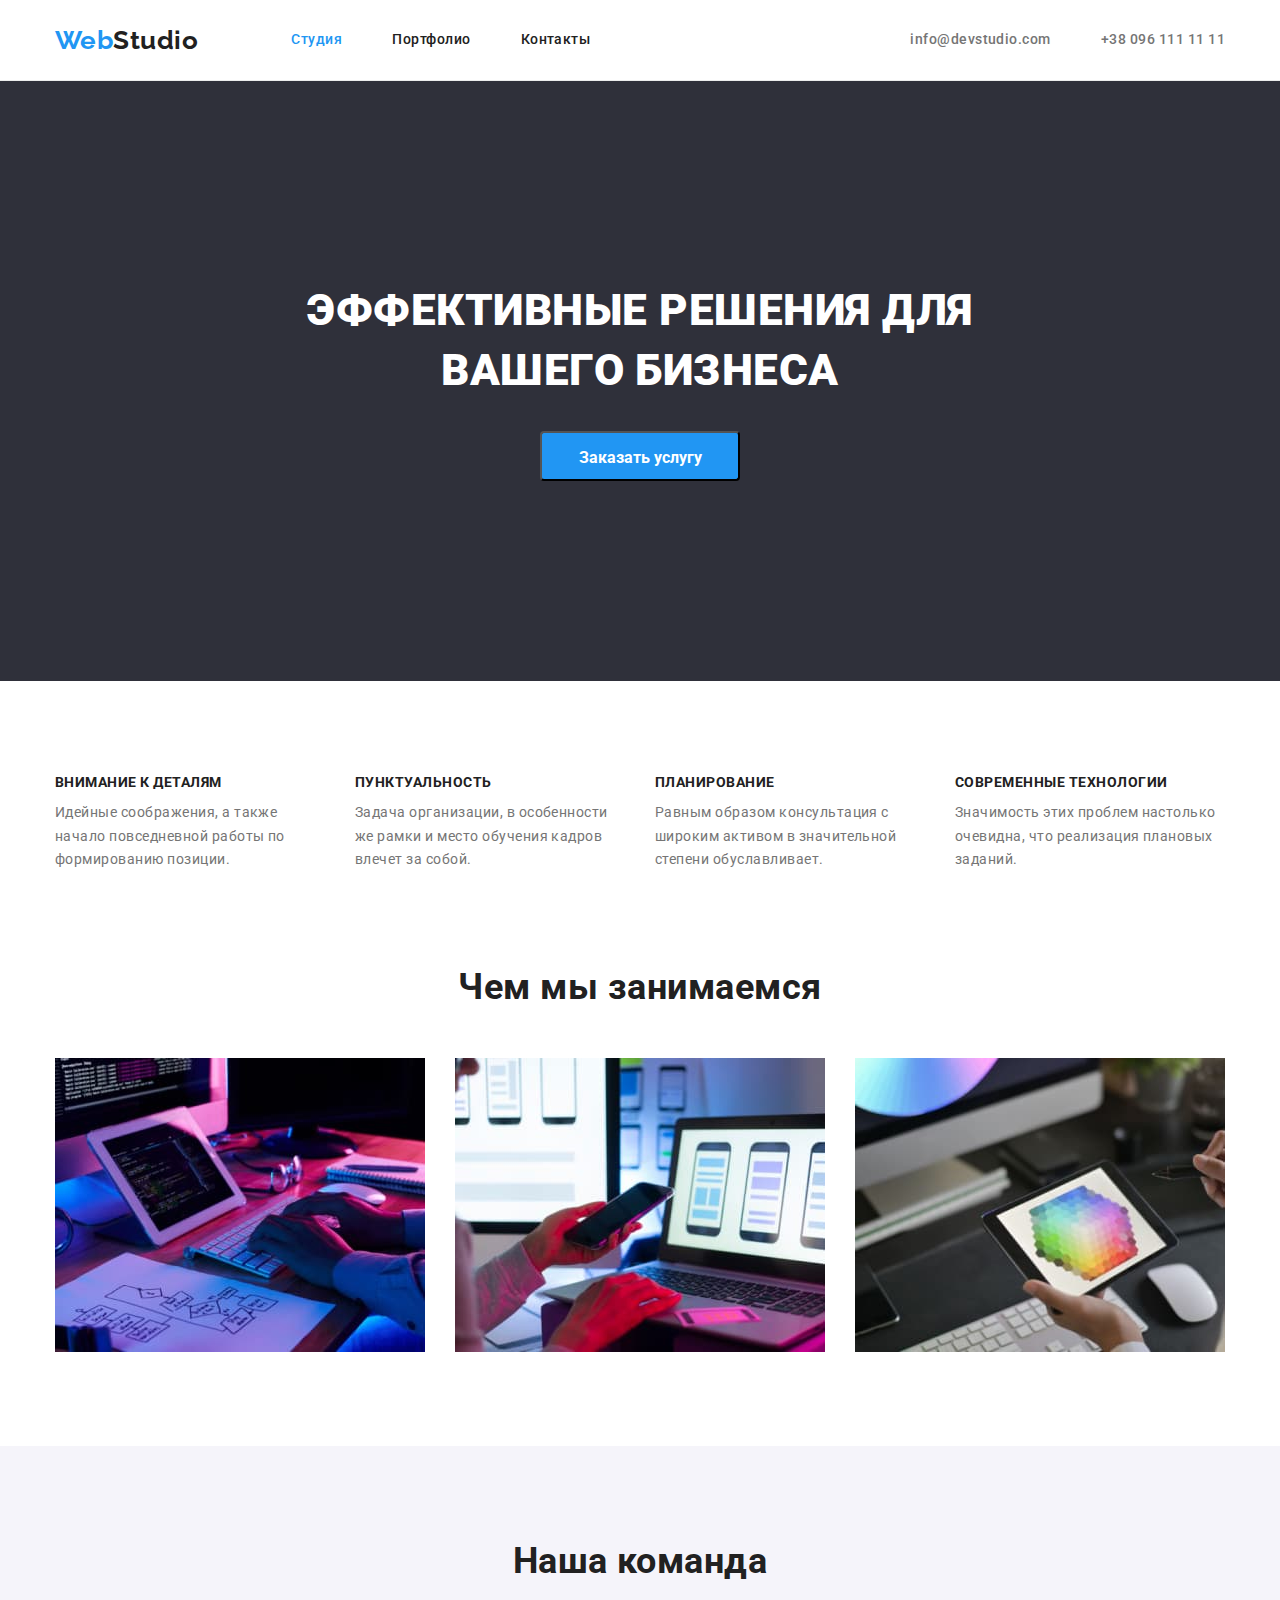
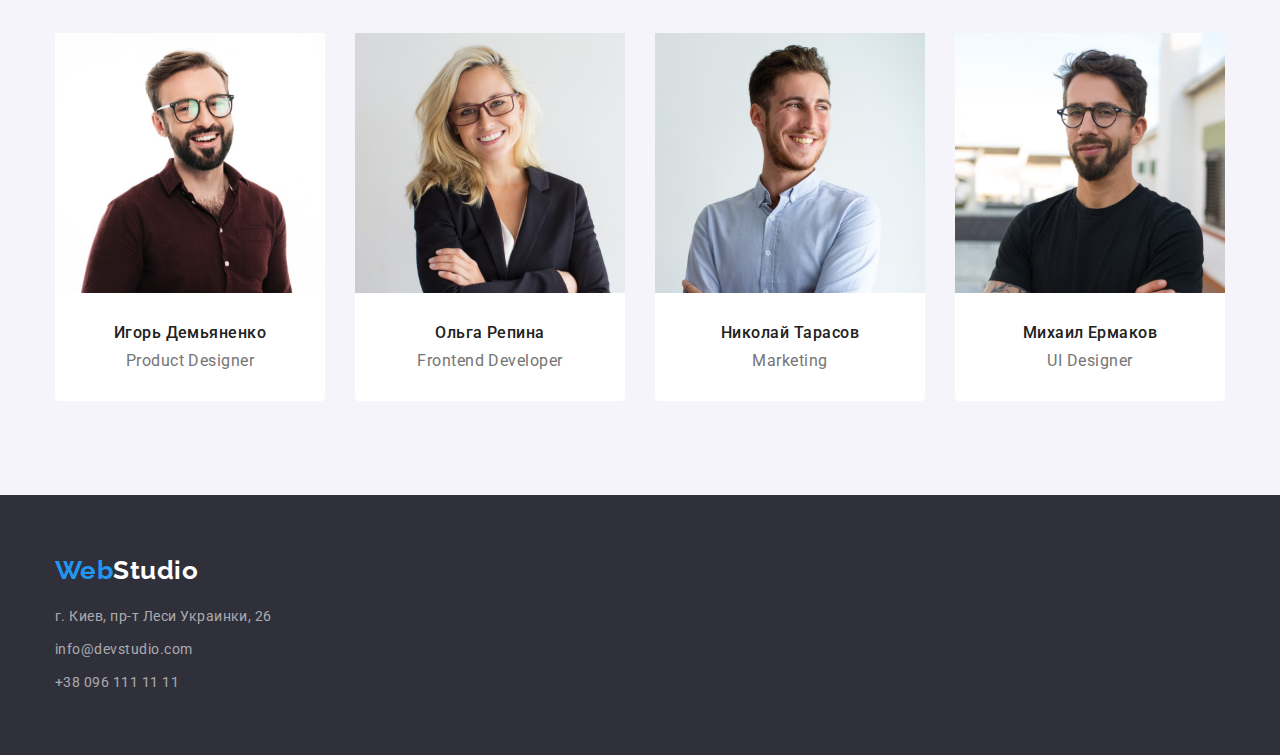
<file: index.html>
<!DOCTYPE html>
<html lang="ru">
  <head>
    <meta charset="UTF-8" />
    <meta http-equiv="X-UA-Compatible" content="IE=edge" />
    <meta name="viewport" content="width=device-width, initial-scale=1.0" />
    <title>WebStudio</title>
    <link rel="preconnect" href="https://fonts.googleapis.com" />
    <link rel="preconnect" href="https://fonts.gstatic.com" crossorigin />
    <link rel="preconnect" href="https://fonts.googleapis.com" />
    <link rel="preconnect" href="https://fonts.gstatic.com" crossorigin />
    <link
      href="https://fonts.googleapis.com/css2?family=Raleway:wght@700&family=Roboto:wght@400;500;700;900&display=swap"
      rel="stylesheet"
    />
    <link
      rel="stylesheet"
      href="https://cdnjs.cloudflare.com/ajax/libs/modern-normalize/1.1.0/modern-normalize.css"
    />
    <link rel="stylesheet" href="./css/styles.css" />
  </head>
  <body>
    <!--Header section-->
    <header class="border">
      <div class="header container">
        <a class="header logo" href="" lang="en">Web<span class="logo-accent">Studio</span></a>
        <nav class="header-nav">
          <ul class="list header-list">
            <li><a class="header-link current" href="./index.html">Студия</a></li>
            <li><a class="header-link" href="./portfolio.html">Портфолио</a></li>
            <li><a class="header-link" href="#contacts">Контакты</a></li>
          </ul>
        </nav>
        <ul class="header-contacts-nav list">
          <li class="header-mail">
            <a href="mailto:info@devstudio.com" lang="en">info@devstudio.com</a>
          </li>
          <li class="header-phone">
            <a href="tel:+380961111111">+38 096 111 11 11</a>
          </li>
        </ul>
      </div>
    </header>
    <!-- Main section -->
    <main>
      <!--Hero-->
      <section class="hero-section">
        <div class="container hero-container">
          <h1 class="hero-title">Эффективные решения для вашего бизнеса</h1>
          <button class="hero-button" type="button">Заказать услугу</button>
        </div>
      </section>

      <!--Features-->
      <section class="features section">
        <div class="container">
          <h2 class="visually-hidden">Преимущества</h2>
          <ul class="features-list list">
            <li class="features-item">
              <h3 class="features-item-title">Внимание к деталям</h3>
              <p class="features-descr">
                Идейные соображения, а также начало повседневной работы по формированию позиции.
              </p>
            </li>
            <li class="features-item">
              <h3 class="features-item-title">Пунктуальность</h3>
              <p class="features-descr">
                Задача организации, в особенности же рамки и место обучения кадров влечет за собой.
              </p>
            </li>
            <li class="features-item">
              <h3 class="features-item-title">Планирование</h3>
              <p class="features-descr">
                Равным образом консультация с широким активом в значительной степени обуславливает.
              </p>
            </li>
            <li class="features-item">
              <h3 class="features-item-title">Современные технологии</h3>
              <p class="features-descr">
                Значимость этих проблем настолько очевидна, что реализация плановых заданий.
              </p>
            </li>
          </ul>
        </div>
      </section>
      <!--About -->
      <section class="about section">
        <div class="container">
          <h2 class="about-title">Чем мы занимаемся</h2>
          <ul class="about-list list">
            <li class="about-item">
              <img
                class="about-img"
                src="./images/about/box1.jpg"
                alt="Разрабатываем сайты"
                width="370"
                height="294"
              />
            </li>
            <li class="about-item">
              <img
                class="about-img"
                src="./images/about/box2.jpg"
                alt="Адаптируем сайты под разные устройства"
                width="370"
                height="294"
              />
            </li>
            <li class="about-item">
              <img
                class="about-img"
                src="./images/about/box3.jpg"
                alt="Оформляем дизайн"
                width="370"
                height="294"
              />
            </li>
          </ul>
        </div>
      </section>
      <!--Team-->
      <section class="team section">
        <div class="container">
          <h2 class="team-title">Наша команда</h2>
          <ul class="team-list list">
            <li class="team-item">
              <img
                class="team-img"
                src="./images/team/team1.jpg"
                alt="Дизайнер проекта"
                width="270"
                height="260"
              />
              <div class="team-card-descr">
                <h3 class="team-uppertitle">Игорь Демьяненко</h3>
                <p class="team-item-title" lang="en">Product Designer</p>
              </div>
            </li>
            <li class="team-item">
              <img
                class="team-img"
                src="./images/team/team2.jpg"
                alt="Фронтенд разработчик"
                width="270"
                height="260"
              />
              <div class="team-card-descr">
                <h3 class="team-uppertitle">Ольга Репина</h3>
                <p class="team-item-title" lang="en">Frontend Developer</p>
              </div>
            </li>
            <li class="team-item">
              <img
                class="team-img"
                src="./images/team/team3.jpg"
                alt="Маркетолог"
                width="270"
                height="260"
              />
              <div class="team-card-descr">
                <h3 class="team-uppertitle">Николай Тарасов</h3>
                <p class="team-item-title" lang="en">Marketing</p>
              </div>
            </li>
            <li class="team-item">
              <img
                class="team-img"
                src="./images/team/team4.jpg"
                alt="Дизайнер пользовательского интерфейса"
                width="270"
                height="260"
              />
              <div class="team-card-descr">
                <h3 class="team-uppertitle">Михаил Ермаков</h3>
                <p class="team-item-title" lang="en">UI Designer</p>
              </div>
            </li>
          </ul>
        </div>
      </section>
    </main>
    <!--footer-->
    <footer class="footer" id="contacts">
      <div class="container">
        <a class="footer-logo link" href="" lang="en"
          >Web<span class="footer-logo-accent">Studio</span></a
        >
        <address class="footer-adress">
          <ul class="footer-list">
            <li class="footer-contacts"><a href="#">г. Киев, пр-т Леси Украинки, 26</a></li>
            <li class="footer-contacts">
              <a class="adress-link link" href="mailto:info@devstudio.com" lang="en"
                >info@devstudio.com</a
              >
            </li>
            <li class="footer-contacts">
              <a class="adress-link link" href="tel:+380961111111">+38 096 111 11 11</a>
            </li>
          </ul>
        </address>
      </div>
    </footer>
  </body>
</html>
</file>
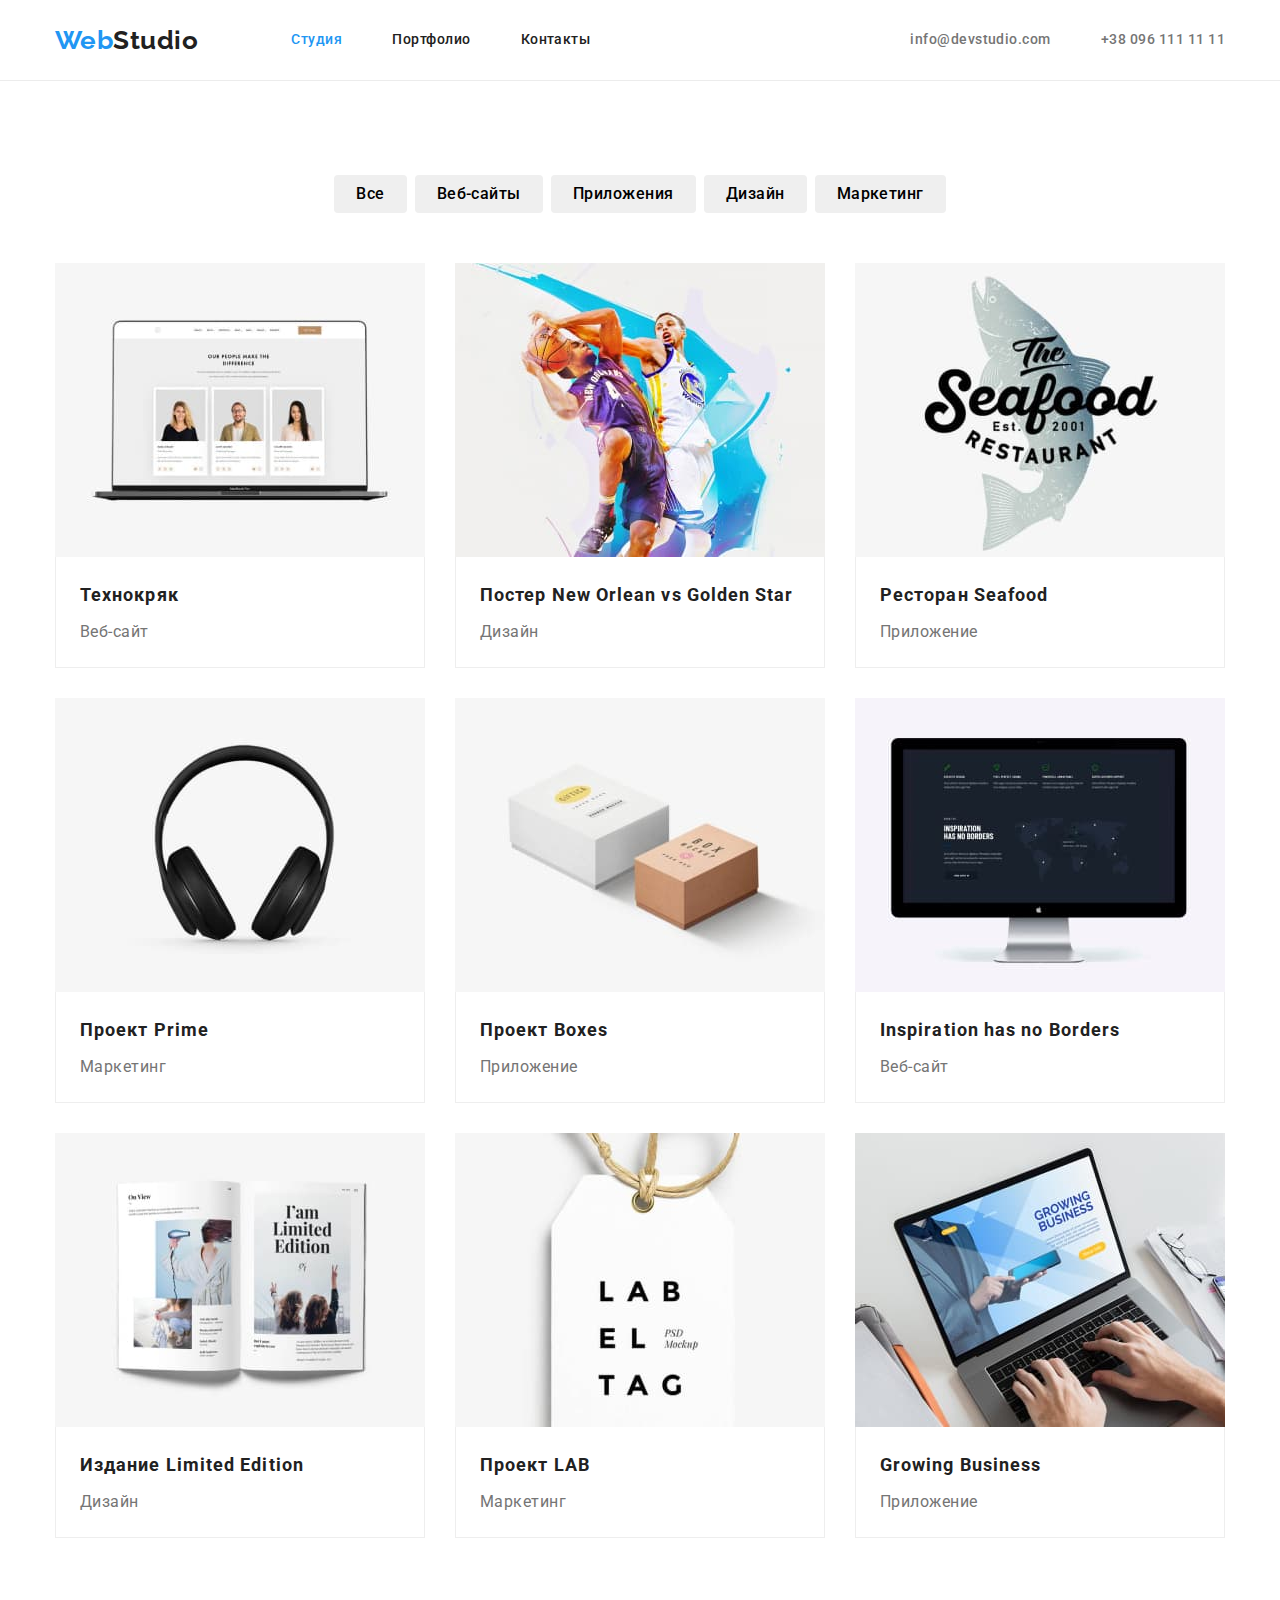
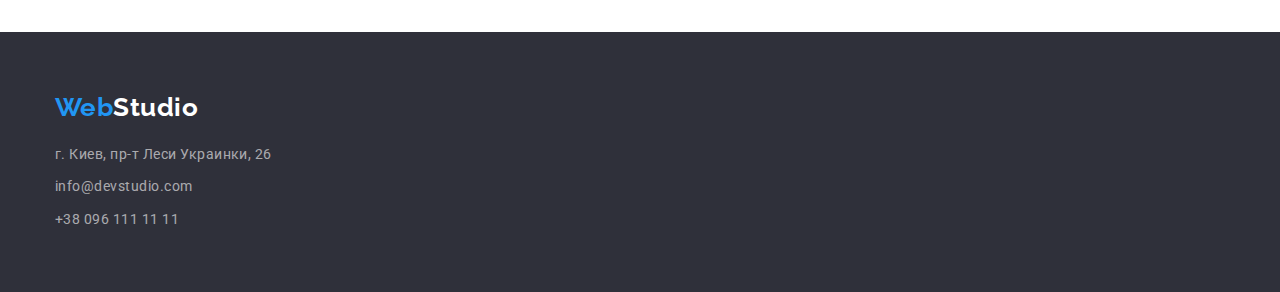
<file: portfolio.html>
<!DOCTYPE html>
<html lang="ru">
  <head>
    <meta charset="UTF-8" />
    <meta http-equiv="X-UA-Compatible" content="IE=edge" />
    <meta name="viewport" content="width=device-width, initial-scale=1.0" />
    <title>Portfolio</title>
    <link rel="preconnect" href="https://fonts.googleapis.com" />
    <link rel="preconnect" href="https://fonts.gstatic.com" crossorigin />
    <link rel="preconnect" href="https://fonts.googleapis.com" />
    <link rel="preconnect" href="https://fonts.gstatic.com" crossorigin />
    <link
      href="https://fonts.googleapis.com/css2?family=Raleway:wght@700&family=Roboto:wght@400;500;700;900&display=swap"
      rel="stylesheet"
    />
    <link
      rel="stylesheet"
      href="https://cdnjs.cloudflare.com/ajax/libs/modern-normalize/1.1.0/modern-normalize.css"
    />
    <link rel="stylesheet" href="./css/styles.css" />
  </head>

  <body>
    <!-- Top line -->
    <header class="border">
      <div class="header container">
        <a class="header logo" href="" lang="en">Web<span class="logo-accent">Studio</span></a>
        <nav class="header-nav">
          <ul class="list header-list">
            <li><a class="header-link current" href="./index.html">Студия</a></li>
            <li><a class="header-link" href="./portfolio.html">Портфолио</a></li>
            <li><a class="header-link" href="#contacts">Контакты</a></li>
          </ul>
        </nav>
        <ul class="header-contacts-nav list">
          <li class="header-mail">
            <a href="mailto:info@devstudio.com" lang="en">info@devstudio.com</a>
          </li>
          <li class="header-phone">
            <a href="tel:+380961111111">+38 096 111 11 11</a>
          </li>
        </ul>
      </div>
    </header>

    <!-- Main section -->
    <main>
      <!-- Our works -->
      <section class="section">
        <div class="container">
          <!-- Hiden title -->
          <h1 class="visually-hidden">Portfolio</h1>
          <!-- Filter -->
          <ul class="filter list">
            <li><button class="btn" type="button">Все</button></li>
            <li><button class="btn" type="button">Веб-сайты</button></li>
            <li><button class="btn" type="button">Приложения</button></li>
            <li><button class="btn" type="button">Дизайн</button></li>
            <li><button class="btn" type="button">Маркетинг</button></li>
          </ul>

          <ul class="project list">
            <li class="project-cards item">
              <a class="cards-link" href="#">
                <img
                  src="./images/studio/сайт_технокряк.jpg"
                  width="370"
                  height="294"
                  alt="на экране ноутбука изображения людей"
                />
                <div class="card-descr">
                  <h2 class="project-title">Технокряк</h2>
                  <p class="project-text">Веб-сайт</p>
                </div>
              </a>
            </li>
            <li class="project-cards item">
              <a class="cards-link" href="#">
                <img
                  src="./images/studio/дизайн_постера.jpg"
                  width="370"
                  height="294"
                  alt="на постере 2 мужчины играют в баскетбол"
                />
                <div class="card-descr">
                  <h2 class="project-title">Постер New Orlean vs Golden Star</h2>
                  <p class="project-text">Дизайн</p>
                </div>
              </a>
            </li>
            <li class="project-cards item">
              <a class="cards-link" href="#">
                <img
                  src="./images/studio/ресторан.jpg"
                  width="370"
                  height="294"
                  alt="на логотипе ресторана изображена рыба"
                />
                <div class="card-descr">
                  <h2 class="project-title">Ресторан Seafood</h2>
                  <p class="project-text">Приложение</p>
                </div>
              </a>
            </li>
            <li class="project-cards item">
              <a class="cards-link" href="#">
                <img
                  src="./images/studio/проэкт_прайм.jpg"
                  width="370"
                  height="294"
                  alt="наушники"
                />
                <div class="card-descr">
                  <h2 class="project-title">Проект Prime</h2>
                  <p class="project-text">Маркетинг</p>
                </div>
              </a>
            </li>
            <li class="project-cards item">
              <a class="cards-link" href="#">
                <img
                  src="./images/studio/проект_коробки.jpg"
                  width="370"
                  height="294"
                  alt="две коробки"
                />
                <div class="card-descr">
                  <h2 class="project-title">Проект Boxes</h2>
                  <p class="project-text">Приложение</p>
                </div>
              </a>
            </li>
            <li class="project-cards item">
              <a class="cards-link" href="#">
                <img src="./images/studio/Inspiration.jpg" width="370" height="294" alt="монитор" />
                <div class="card-descr">
                  <h2 class="project-title">Inspiration has no Borders</h2>
                  <p class="project-text">Веб-сайт</p>
                </div>
              </a>
            </li>
            <li class="project-cards item">
              <a class="cards-link" href="#">
                <img
                  src="./images/studio/издание.jpg"
                  width="370"
                  height="294"
                  alt="книжка с рисунками"
                />
                <div class="card-descr">
                  <h2 class="project-title">Издание Limited Edition</h2>
                  <p class="project-text">Дизайн</p>
                </div>
              </a>
            </li>
            <li class="project-cards item">
              <a class="cards-link" href="#">
                <img
                  src="./images/studio/проект_лаб.jpg"
                  width="370"
                  height="294"
                  alt="ярлык с логотипом"
                />
                <div class="card-descr">
                  <h2 class="project-title">Проект LAB</h2>
                  <p class="project-text">Маркетинг</p>
                </div>
              </a>
            </li>
            <li class="project-cards item">
              <a class="cards-link" href="#">
                <img
                  src="./images/studio/развивающийся_бизнес.jpg"
                  width="370"
                  height="294"
                  alt="на ноутбуке работает человек"
                />
                <div class="card-descr">
                  <h2 class="project-title">Growing Business</h2>
                  <p class="project-text">Приложение</p>
                </div>
              </a>
            </li>
          </ul>
        </div>
      </section>
    </main>
    <!--footer-->
    <footer class="footer" id="contacts">
      <div class="container">
        <a class="footer-logo link" href="" lang="en"
          >Web<span class="footer-logo-accent">Studio</span></a
        >
        <address class="footer-adress">
          <ul class="footer-list">
            <li class="footer-contacts"><a href="#">г. Киев, пр-т Леси Украинки, 26</a></li>
            <li class="footer-contacts">
              <a class="adress-link link" href="mailto:info@devstudio.com" lang="en"
                >info@devstudio.com</a
              >
            </li>
            <li class="footer-contacts">
              <a class="adress-link link" href="tel:+380961111111">+38 096 111 11 11</a>
            </li>
          </ul>
        </address>
      </div>
    </footer>
  </body>
</html>
</file>
<file: css/styles.css>
:root {
  /* Color */
  --primary-color: #757575;
  --secondary-color: #212121;
  --accent-color: #2196f3;
  --logo-color: #000000;
  --primary-white-color: #ffffff;
  --bg-darkgrey-color: #2f303a;
  --secondary-bg-color: #f5f4fa;
  --header-border: #ececec;
  --card-border: #eeeeee;
  --indent: 30px;
  --filter-indent: 8px;
  --main-font-family: 'Roboto', sans-serif;
  --logo-font: 'Raleway', sans-serif;
  --items: 3;
}

body {
  font-family: var(--main-font-family);
  color: var(--primary-color);
  letter-spacing: 0.03em;
}

a {
  text-decoration: none;
  color: currentColor;
}

h1,
h2,
h3,
h4,
h5,
h6,
p {
  margin: 0;
}
ul,
ol {
  list-style: none;
  padding: 0;
  margin: 0;
}
img {
  display: block;
}

.list {
  list-style: none;
  cursor: pointer;
  padding: 0;
  margin: 0;
}

.link {
  text-decoration: none;
  color: currentColor;
}

/* Base styles */
.container {
  width: 1200px;
  padding-left: 15px;
  padding-right: 15px;
  margin: 0 auto;
  /* outline: 2px solid red; */
  /* outline-offset: -2px; */
}
.border {
  border-bottom: 1px solid var(--header-border);
}
.header {
  display: flex;
  align-items: center;
}

.header-contacts-nav {
  display: flex;
  align-items: center;
}
.header .logo {
  color: var(--accent-color);
  margin-right: 93px;
}
.logo {
  /* margin-top: 25px; */
  /* margin-bottom: 25px; */
  font-family: 'Raleway';
  font-weight: 700;
  font-size: 26px;
  line-height: 1.19;
}

.logo-accent {
  color: var(--secondary-color);
}

.header-nav {
  margin-right: auto;
}

/* Nav site */
.header-link {
  display: block;
  padding-top: 32px;
  padding-bottom: 32px;
}
.header-list {
  color: var(--secondary-color);
  font-weight: 500;
  font-size: 14px;
  line-height: 1.14;
}
.header-list {
  display: flex;
  gap: 50px;
}

.header-list :hover,
.header-list :focus {
  color: var(--accent-color);
}

.header-list .current {
  color: var(--accent-color);
}

.header-mail {
  /* padding: 32px 0; */
  margin-right: 50px;
}
/* .header-phone { */
/* padding: 32px 0; */
/* } */

/* Nav contacts  */
.header-contacts-nav,
.header-mail,
.header-phone {
  color: var(--description-color);
  font-weight: 500;
  font-size: 14px;
  line-height: 1.14;
}

.header-contacts-nav :hover,
.header-contacts-nav :focus {
  color: var(--accent-color);
}

/* Section Hero*/

.hero-section {
  padding: 200px 0;
  background-color: var(--bg-darkgrey-color);
  color: var(--primary-white-color);
  line-height: 1.36;
  text-align: center;
  text-transform: uppercase;
}

.hero-title {
  font-weight: 900;
  font-size: 44px;
  max-width: 696px;
  margin: 0 auto;
  margin-bottom: var(--indent);
}

.hero-button {
  display: inline-block;
  min-width: 200px;
  max-width: 250px;
  max-height: 50px;
  border-radius: 4px;
  padding: 10px 32px;
  color: var(--primary-white-color);
  background-color: var(--accent-color);
  font-weight: 700;
  font-size: 16px;
  line-height: 1.88;
  align-items: center;
}

.hero-button:hover,
.hero-button:focus {
  background-color: #188ce8;
  cursor: pointer;
}

/* Features */
.section {
  padding-bottom: 94px;
  padding-top: 94px;
}
.visually-hidden {
  position: absolute;
  width: 1px;
  height: 1px;
  margin: -1px;
  border: 0;
  padding: 0;
  white-space: nowrap;
  clip-path: inset(100%);
  clip: rect(0 0 0 0);
  overflow: hidden;
}
.features-list {
  display: flex;
  flex-wrap: wrap;
  gap: var(--indent);
}
.features-list .features-item {
  width: 270px;
}
.features-item-title {
  color: var(--secondary-color);
  margin-bottom: 10px;
  font-weight: 700;
  font-size: 14px;
  line-height: 1.14;

  text-transform: uppercase;
}

.features-descr {
  color: var(--description-color);
  font-size: 14px;
  line-height: 1.71;
}

/* About */

.about.section {
  padding-top: 0;
}
.about-title {
  color: var(--secondary-color);
  margin-bottom: 50px;
  font-size: 36px;
  line-height: 1.17;
  text-align: center;
}
.about-list {
  display: flex;
  flex-wrap: wrap;
  gap: var(--indent);
}

/* Team */
.team {
  background-color: var(--secondary-bg-color);
}
.team-list {
  display: flex;
  flex-wrap: wrap;
  gap: var(--indent);
}

.team-title {
  color: var(--secondary-color);
  margin-bottom: 50px;
  font-size: 36px;
  line-height: 1.17;
  text-align: center;
}
.team-item {
  background-color: var(--primary-white-color);
  border-bottom-left-radius: 4px;
  border-bottom-right-radius: 4px;
}

.team-uppertitle {
  color: var(--secondary-color);
  margin-bottom: 10px;
  font-weight: 500;
  font-size: 16px;
  line-height: 1.19;
  text-align: center;
}
.team-item-title {
  color: var(--primary-color);
  font-size: 16px;
  line-height: 1.18;
  text-align: center;
}

.team-card-descr {
  padding: 30px 10px;
}

/* Footer */
.footer:not(.logo) {
  background-color: var(--bg-darkgrey-color);
  color: var(--primary-white-color);
  padding: 60px 0;
}

.footer-logo {
  color: var(--accent-color);
  display: block;
  margin-bottom: 20px;
  margin-top: 0;
  font-family: 'Raleway';
  font-weight: 700;
  font-size: 26px;
  line-height: 1.19;
}

.logo {
  font-family: 'Raleway';
  font-weight: 700;
}
.footer-logo-accent {
  color: var(--primary-white-color);
}

.footer-list {
  color: rgba(255, 255, 255, 0.6);
  font-size: 14px;
  line-height: 1.71;
}
.footer-contacts:not(:last-child) {
  margin-bottom: 9px;
}
.adress-link:hover,
.adress-link:focus {
  color: var(--accent-color);
}
.footer-adress {
  font-size: 14px;
  line-height: 1.71;
  font-style: normal;
}
.adress-link {
  padding-bottom: 60px;
}

/* Portfolio   */
.filter.list {
  display: flex;
  justify-content: center;
  gap: var(--filter-indent);
  margin-bottom: 50px;
}

.btn {
  padding: 6px 22px;
  font-family: inherit;
  font-weight: 500;
  font-size: 16px;
  line-height: 1.62;
  text-align: center;
  letter-spacing: inherit;
  border: none;
  border-radius: 4px;
}

.btn:hover,
.btn:focus {
  background-color: var(--accent-color);
  color: var(--primary-white-color);
}

.btn.current {
  color: var(--accent-color);
  background-color: var(--primary-white-color);
}
.project.list {
  display: flex;
  flex-wrap: wrap;
  gap: var(--indent);
}

.project-cards.item {
  --items: 3;
}

.item {
  flex-basis: calc((100% - var (--indent) * (var(--items) -1)) / var(--items));
}
.project-text {
  color: var(--secondary-color);
}

.project-title {
  color: var(--secondary-color);
  font-weight: 700;
  font-size: 18px;
  line-height: 2;
  margin-bottom: 4px;
  letter-spacing: 0.06em;
}
.project-text {
  color: var(--primary-color);
  font-size: 16px;
  line-height: 1.87;
}

.card-descr {
  padding: 20px 24px;
  border: 1px solid var(--card-border);
  border-top: 0px;
}
</file>
